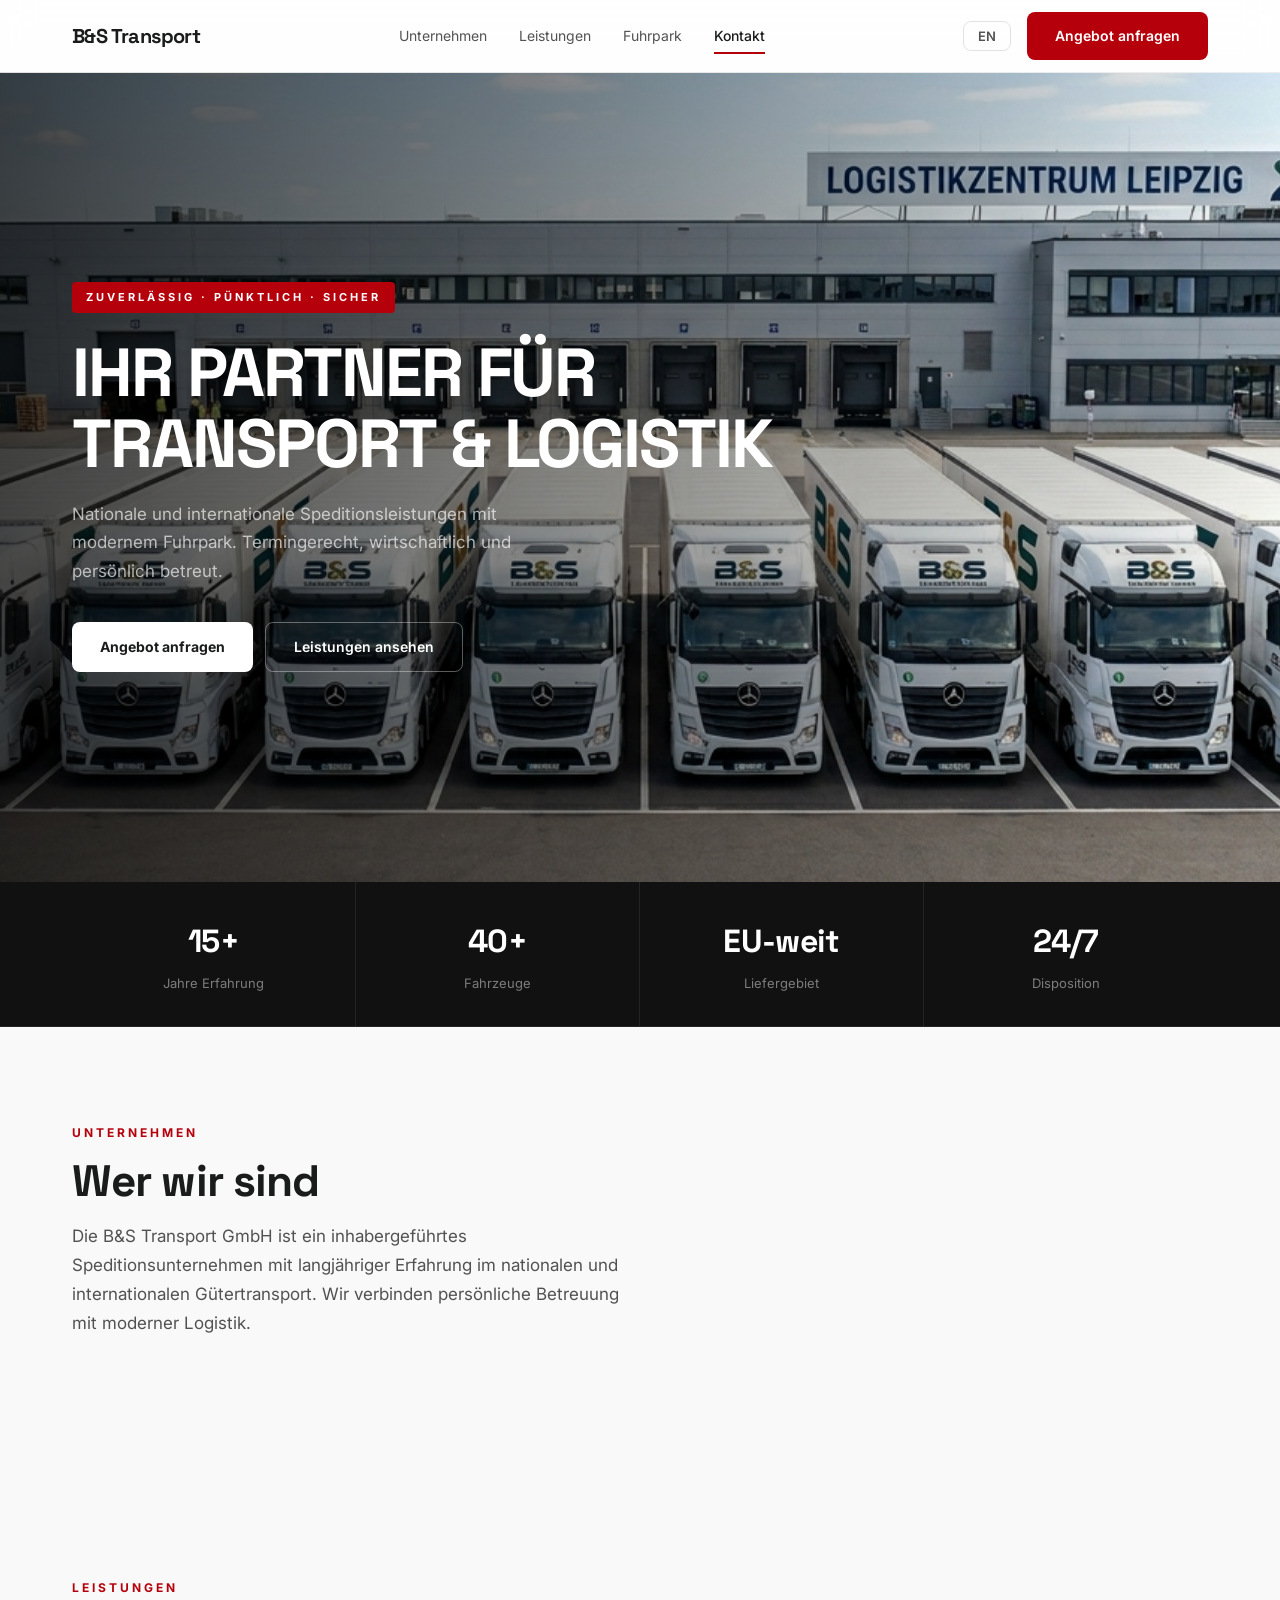
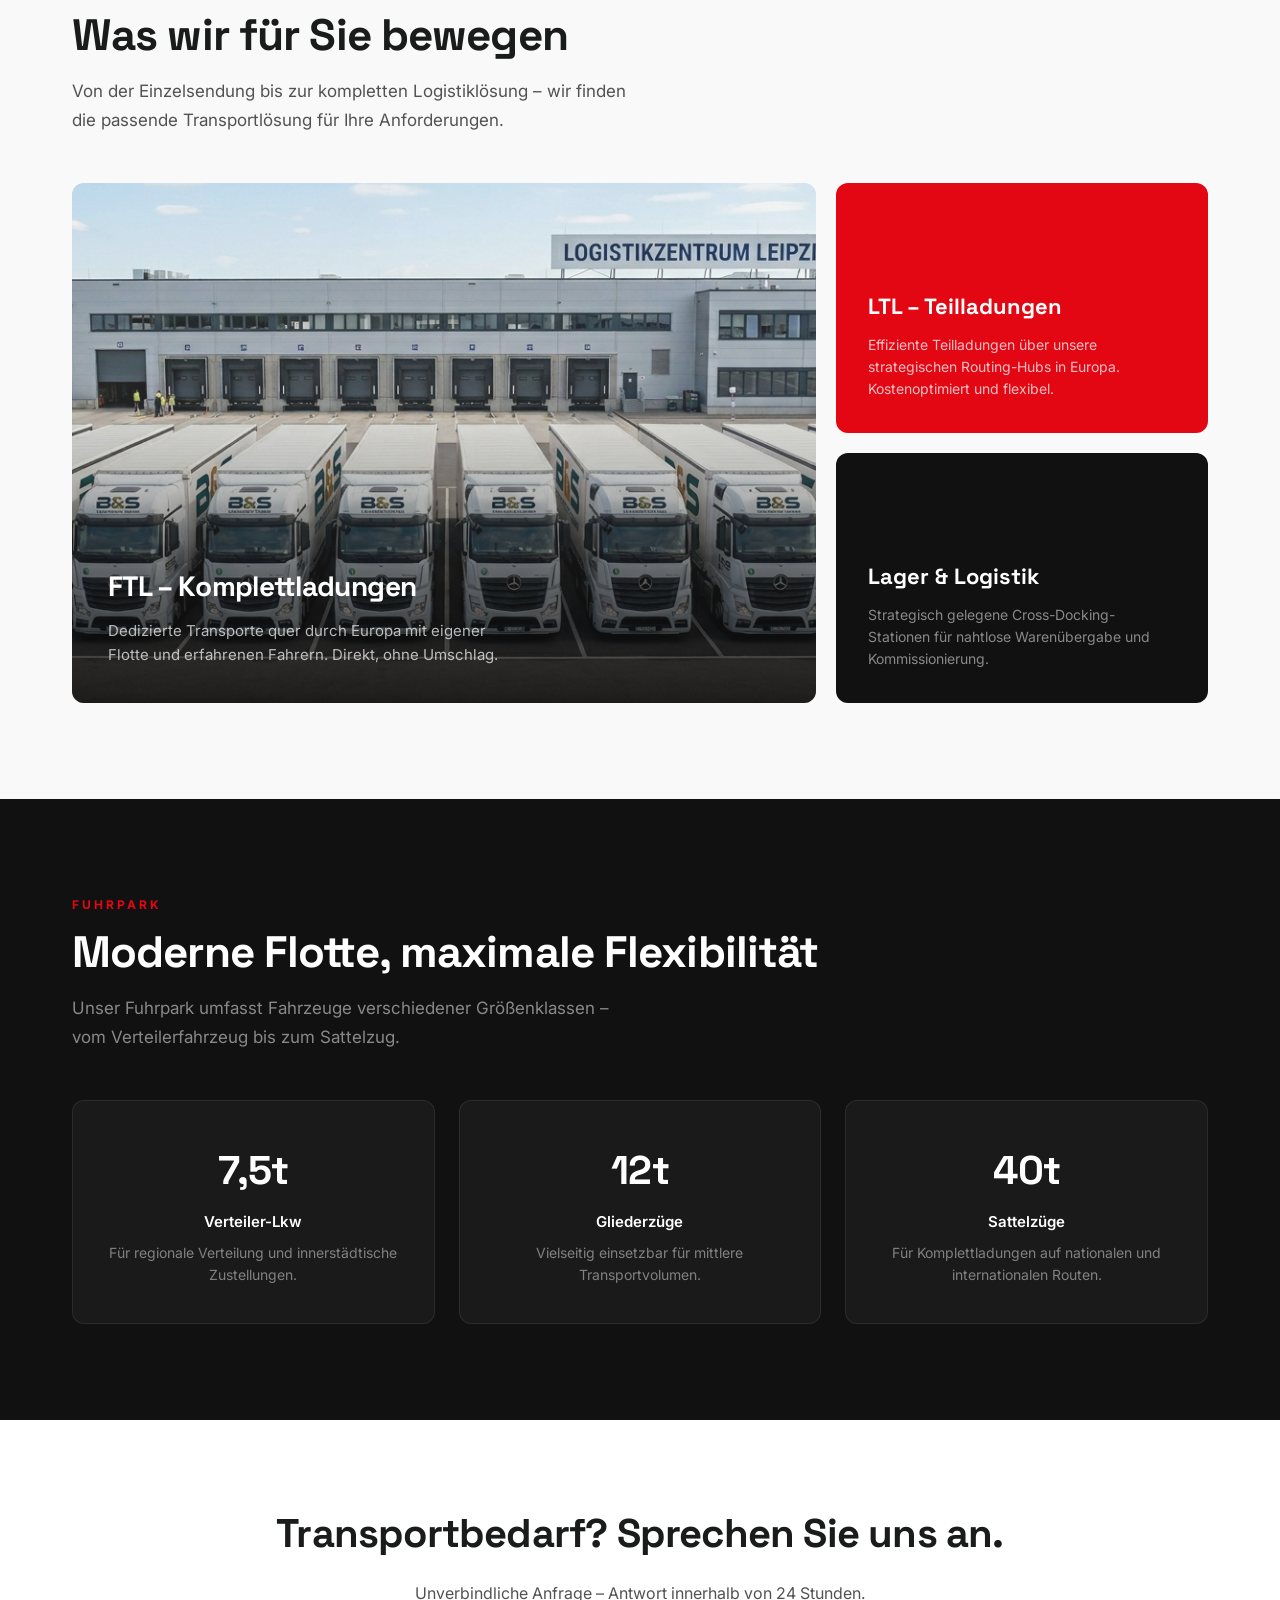
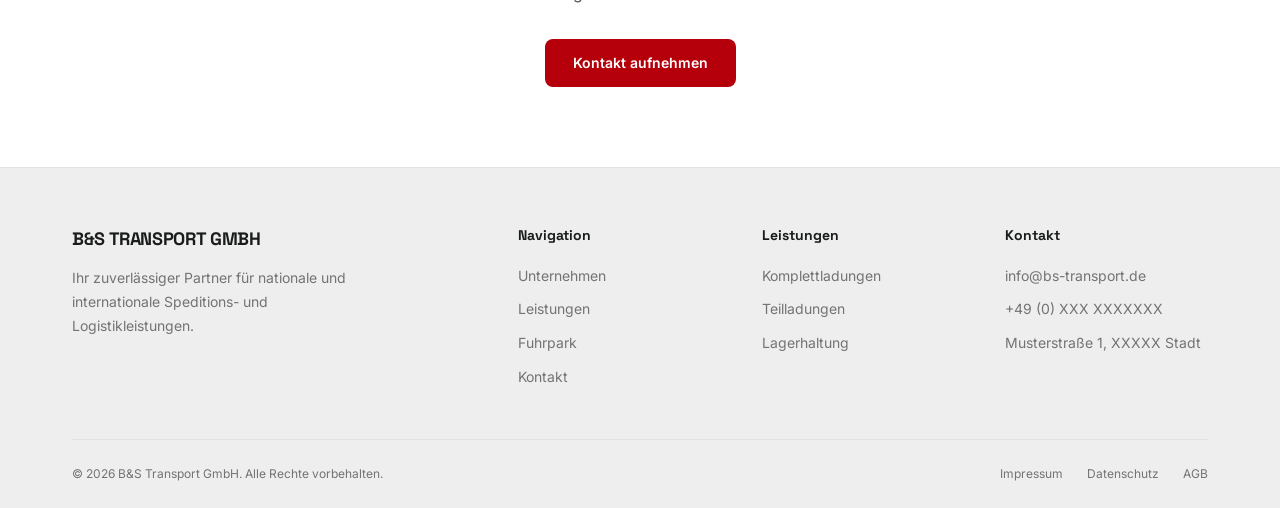
<file: index.html>
<!DOCTYPE html>
<html lang="de">
<head>
  <meta charset="UTF-8">
  <meta name="viewport" content="width=device-width, initial-scale=1.0">
  <meta name="base-path" content="/bunds"><!-- GitHub Pages repo name -->
  <title>B&S Transport GmbH — Spedition & Logistik</title>
  <meta name="description" content="B&S Transport GmbH – Ihr zuverlässiger Partner für nationale und internationale Speditions- und Logistikleistungen. Moderne Flotte, pünktliche Lieferung.">
  <meta name="keywords" content="Spedition, Logistik, Transport, LKW, Komplettladungen, Teilladungen, Deutschland, international">
  <meta name="robots" content="index, follow">
  <link rel="canonical" href="https://www.bs-transport.de/">
  
  <!-- Open Graph -->
  <meta property="og:title" content="B&S Transport GmbH — Spedition & Logistik">
  <meta property="og:description" content="Zuverlässige Speditions- und Logistikleistungen mit modernem Fuhrpark. National und international.">
  <meta property="og:type" content="website">
  <meta property="og:locale" content="de_DE">
  <meta property="og:locale:alternate" content="en_GB">
  
  <!-- Favicon placeholder -->
  <link rel="icon" type="image/svg+xml" href="img/favicon.svg">
  
  <link rel="stylesheet" href="css/style.css">
</head>
<body>

  <!-- ========== HEADER ========== -->
  <header class="header">
    <div class="container header__inner">
      <a href="./" class="header__logo">
        <div class="header__logo-icon">B&S</div>
        <div class="header__logo-text">
          <div class="header__logo-name">B&S Transport</div>
          <div class="header__logo-tagline">Spedition · Logistik</div>
        </div>
      </a>

      <nav class="header__nav">
        <a href="#unternehmen" class="header__nav-link">Unternehmen</a>
        <a href="#leistungen" class="header__nav-link">Leistungen</a>
        <a href="#fuhrpark" class="header__nav-link">Fuhrpark</a>
        <a href="#kontakt" class="header__nav-link">Kontakt</a>
        <div class="mobile-nav-extras">
          <a href="#kontakt" class="btn btn--primary">Angebot anfragen</a>
          <button class="lang-switch" title="Switch to English">EN</button>
        </div>
      </nav>

      <div class="header__actions">
        <button class="lang-switch" title="Switch to English">EN</button>
        <a href="#kontakt" class="btn btn--primary">Angebot anfragen</a>
      </div>

      <button class="menu-toggle" aria-label="Menü öffnen">
        <span></span><span></span><span></span>
      </button>
    </div>
  </header>

  <!-- ========== HERO ========== -->
  <section class="hero">
    <div class="hero__bg">
      <img src="img/hero-fleet.png" alt="B&S Transport Fuhrpark vor dem Logistikzentrum Leipzig" class="hero__bg-image">
    </div>
    <div class="hero__overlay"></div>
    <div class="container">
      <div class="hero__content">
        <div class="hero__label">Zuverlässig · Pünktlich · Sicher</div>
        <h1 class="hero__title">Ihr Partner für Transport&nbsp;&amp;&nbsp;Logistik</h1>
        <p class="hero__text">Nationale und internationale Speditionsleistungen mit modernem Fuhrpark. Termingerecht, wirtschaftlich und persönlich betreut.</p>
        <div class="hero__buttons">
          <a href="#kontakt" class="btn btn--white">Angebot anfragen</a>
          <a href="#leistungen" class="btn btn--ghost">Leistungen ansehen</a>
        </div>
      </div>
    </div>
  </section>

  <!-- ========== TRUST BAR ========== -->
  <section class="trust-bar">
    <div class="container">
      <div class="trust-bar__grid">
        <div class="trust-bar__item">
          <div class="trust-bar__number">15+</div>
          <div class="trust-bar__label">Jahre Erfahrung</div>
        </div>
        <div class="trust-bar__item">
          <div class="trust-bar__number">40+</div>
          <div class="trust-bar__label">Fahrzeuge</div>
        </div>
        <div class="trust-bar__item">
          <div class="trust-bar__number">EU-weit</div>
          <div class="trust-bar__label">Liefergebiet</div>
        </div>
        <div class="trust-bar__item">
          <div class="trust-bar__number">24/7</div>
          <div class="trust-bar__label">Disposition</div>
        </div>
      </div>
    </div>
  </section>

  <!-- ========== UNTERNEHMEN ========== -->
  <section id="unternehmen" class="services" style="background: var(--color-off-white);">
    <div class="container">
      <div class="services__header">
        <div class="section-label">Unternehmen</div>
        <h2 class="section-title">Wer wir sind</h2>
        <p class="section-subtitle">Die B&S Transport GmbH ist ein inhabergeführtes Speditionsunternehmen mit langjähriger Erfahrung im nationalen und internationalen Gütertransport. Wir verbinden persönliche Betreuung mit moderner Logistik.</p>
      </div>
    </div>
  </section>

  <!-- ========== LEISTUNGEN ========== -->
  <section id="leistungen" class="services">
    <div class="container">
      <div class="services__header">
        <div class="section-label">Leistungen</div>
        <h2 class="section-title">Was wir für Sie bewegen</h2>
        <p class="section-subtitle">Von der Einzelsendung bis zur kompletten Logistiklösung – wir finden die passende Transportlösung für Ihre Anforderungen.</p>
      </div>
      <div class="services__grid">
        <div class="service-card service-card--ftl">
          <div class="service-card__bg">
            <img src="img/hero-fleet.png" alt="Komplettladung LKW Transport">
          </div>
          <div class="service-card__overlay"></div>
          <div class="service-card__body">
            <h3 class="service-card__title">FTL – Komplettladungen</h3>
            <p class="service-card__text">Dedizierte Transporte quer durch Europa mit eigener Flotte und erfahrenen Fahrern. Direkt, ohne Umschlag.</p>
          </div>
        </div>
        <div class="service-card service-card--ltl">
          <h3 class="service-card__title">LTL – Teilladungen</h3>
          <p class="service-card__text">Effiziente Teilladungen über unsere strategischen Routing-Hubs in Europa. Kostenoptimiert und flexibel.</p>
        </div>
        <div class="service-card service-card--wh">
          <h3 class="service-card__title">Lager & Logistik</h3>
          <p class="service-card__text">Strategisch gelegene Cross-Docking-Stationen für nahtlose Warenübergabe und Kommissionierung.</p>
        </div>
      </div>
    </div>
  </section>

  <!-- ========== FUHRPARK ========== -->
  <section id="fuhrpark" class="fleet">
    <div class="container">
      <div class="fleet__header">
        <div class="section-label">Fuhrpark</div>
        <h2 class="section-title">Moderne Flotte, maximale Flexibilität</h2>
        <p class="section-subtitle">Unser Fuhrpark umfasst Fahrzeuge verschiedener Größenklassen – vom Verteilerfahrzeug bis zum Sattelzug.</p>
      </div>
      <div class="fleet__grid">
        <div class="fleet-card">
          <div class="fleet-card__weight">7,5t</div>
          <div class="fleet-card__type">Verteiler-Lkw</div>
          <p class="fleet-card__desc">Für regionale Verteilung und innerstädtische Zustellungen.</p>
        </div>
        <div class="fleet-card">
          <div class="fleet-card__weight">12t</div>
          <div class="fleet-card__type">Gliederzüge</div>
          <p class="fleet-card__desc">Vielseitig einsetzbar für mittlere Transportvolumen.</p>
        </div>
        <div class="fleet-card">
          <div class="fleet-card__weight">40t</div>
          <div class="fleet-card__type">Sattelzüge</div>
          <p class="fleet-card__desc">Für Komplettladungen auf nationalen und internationalen Routen.</p>
        </div>
      </div>
    </div>
  </section>

  <!-- ========== CTA ========== -->
  <section id="kontakt" class="cta">
    <div class="container">
      <h2 class="cta__title">Transportbedarf? Sprechen Sie uns an.</h2>
      <p class="cta__text">Unverbindliche Anfrage – Antwort innerhalb von 24 Stunden.</p>
      <a href="mailto:info@bs-transport.de" class="btn btn--accent">Kontakt aufnehmen</a>
    </div>
  </section>

  <!-- ========== FOOTER ========== -->
  <footer class="footer">
    <div class="container">
      <div class="footer__grid">
        <div>
          <div class="footer__brand-name">B&S Transport GmbH</div>
          <p class="footer__brand-desc">Ihr zuverlässiger Partner für nationale und internationale Speditions- und Logistikleistungen.</p>
        </div>
        <div>
          <div class="footer__heading">Navigation</div>
          <a href="#unternehmen" class="footer__link">Unternehmen</a>
          <a href="#leistungen" class="footer__link">Leistungen</a>
          <a href="#fuhrpark" class="footer__link">Fuhrpark</a>
          <a href="#kontakt" class="footer__link">Kontakt</a>
        </div>
        <div>
          <div class="footer__heading">Leistungen</div>
          <a href="#leistungen" class="footer__link">Komplettladungen</a>
          <a href="#leistungen" class="footer__link">Teilladungen</a>
          <a href="#leistungen" class="footer__link">Lagerhaltung</a>
        </div>
        <div>
          <div class="footer__heading">Kontakt</div>
          <span class="footer__link">info@bs-transport.de</span>
          <span class="footer__link">+49 (0) XXX XXXXXXX</span>
          <span class="footer__link">Musterstraße 1, XXXXX Stadt</span>
        </div>
      </div>
      <div class="footer__bottom">
        <span>&copy; 2026 B&S Transport GmbH. Alle Rechte vorbehalten.</span>
        <div class="footer__legal">
          <a href="impressum.html">Impressum</a>
          <a href="datenschutz.html">Datenschutz</a>
          <a href="agb.html">AGB</a>
        </div>
      </div>
    </div>
  </footer>

  <script src="js/main.js"></script>
</body>
</html>
</file>
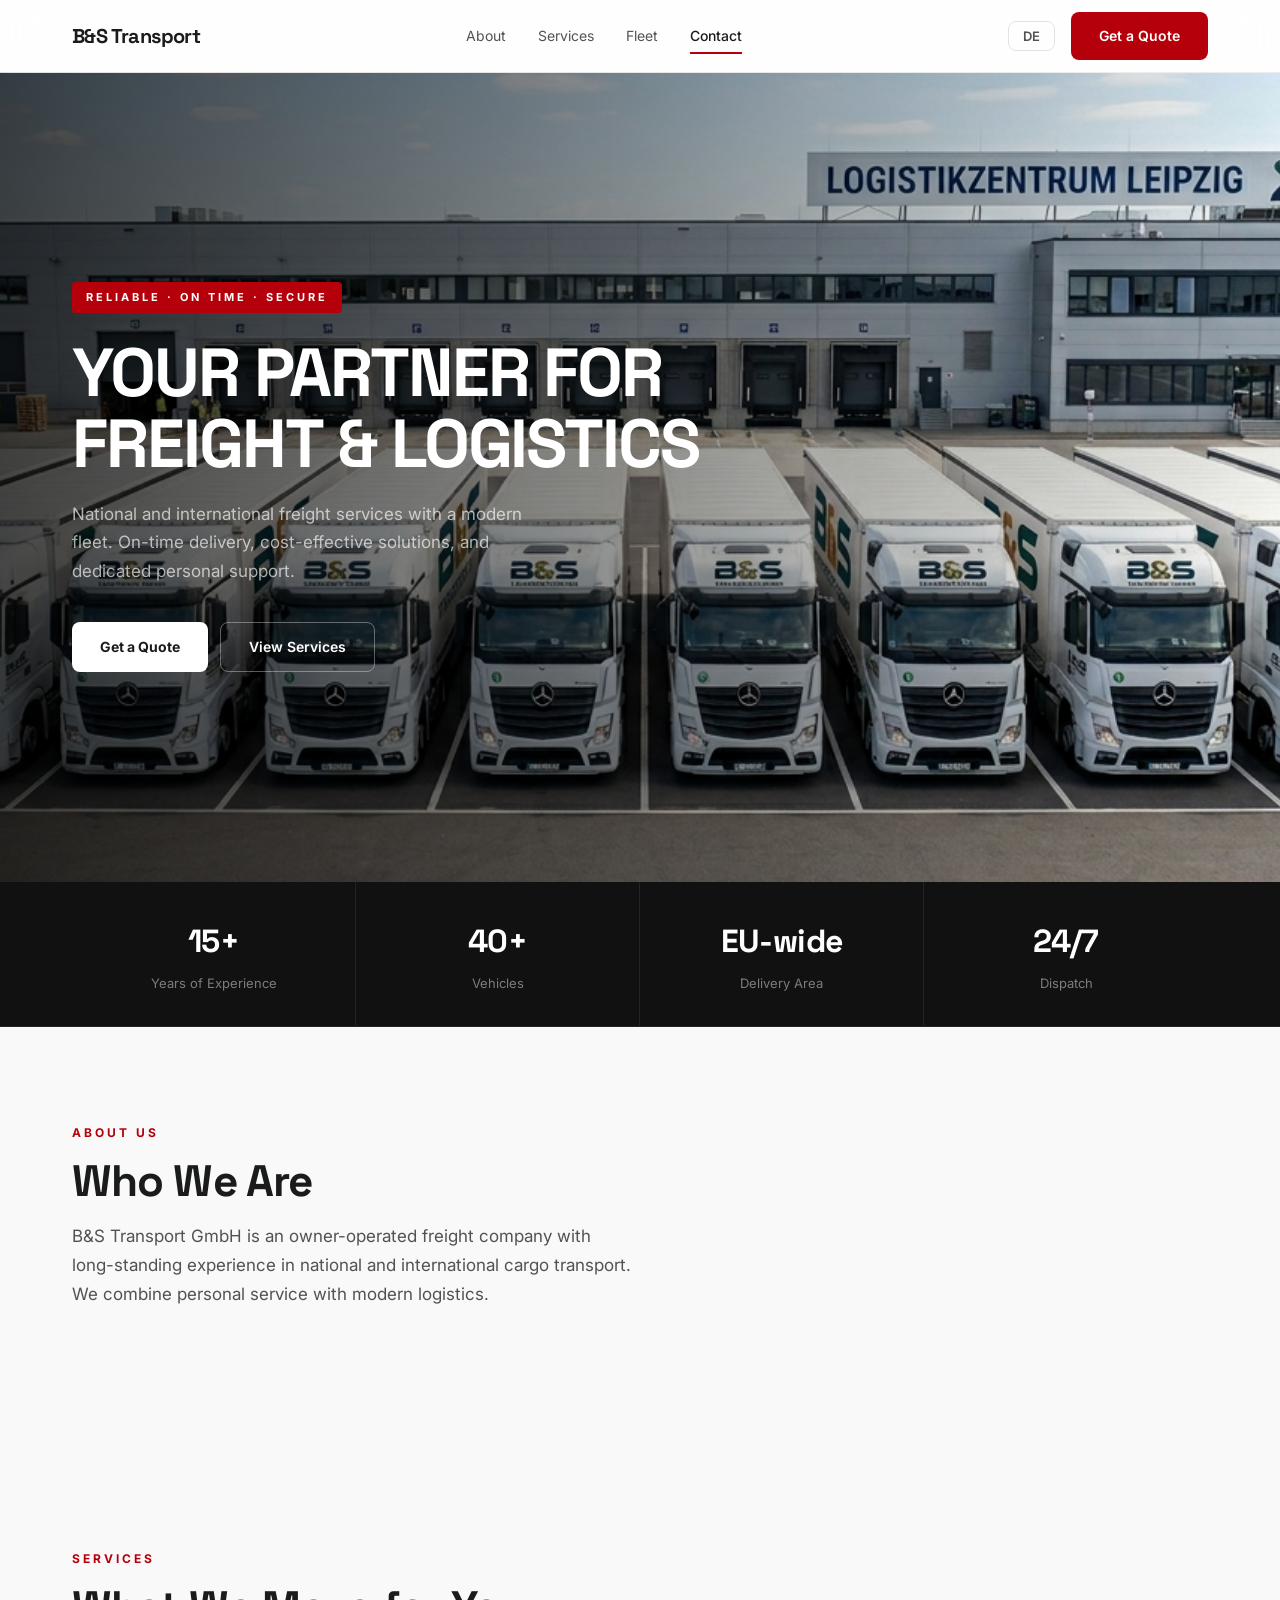
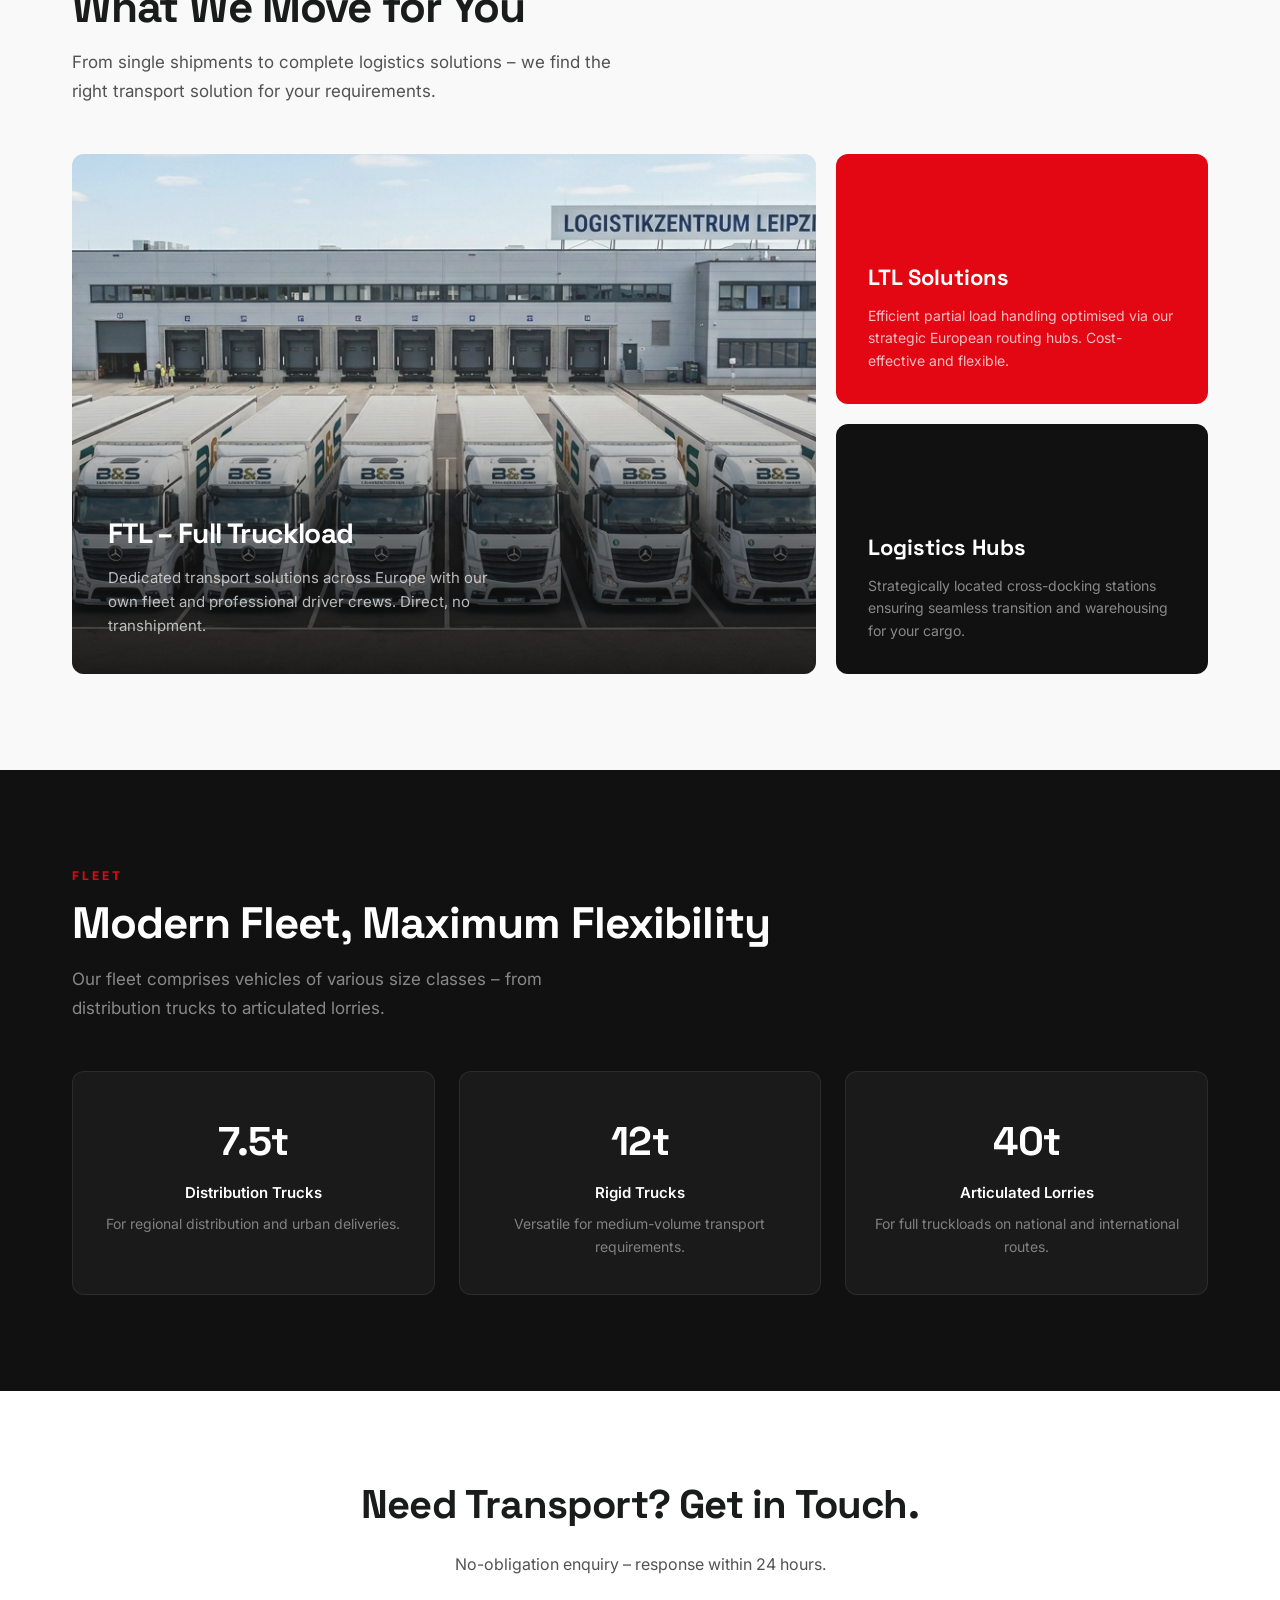
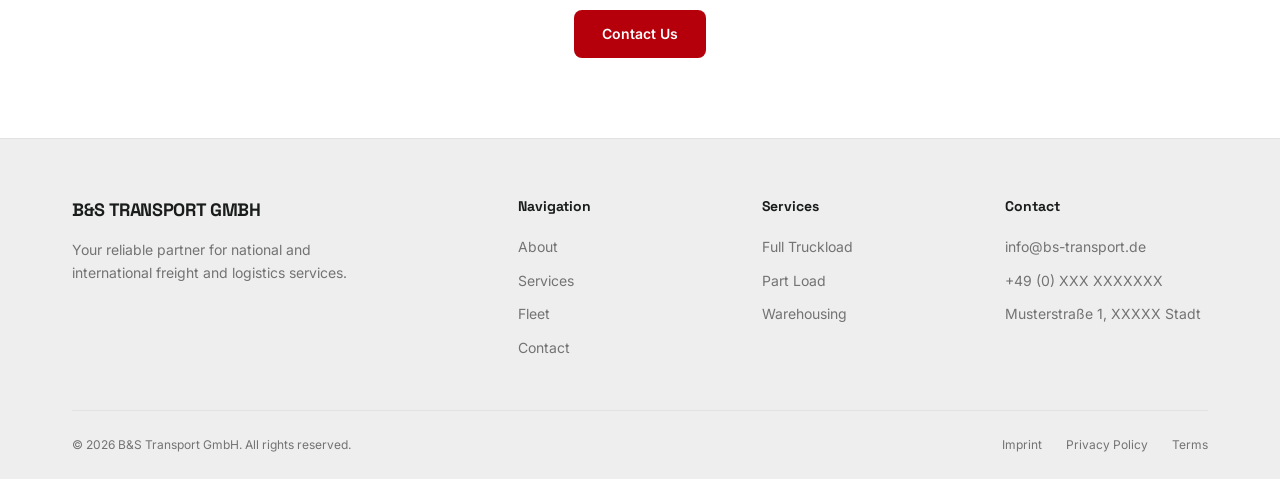
<file: en/index.html>
<!DOCTYPE html>
<html lang="en">
<head>
  <meta charset="UTF-8">
  <meta name="viewport" content="width=device-width, initial-scale=1.0">
  <meta name="base-path" content="/bunds"><!-- GitHub Pages repo name -->
  <title>B&S Transport GmbH — Freight & Logistics</title>
  <meta name="description" content="B&S Transport GmbH – Your reliable partner for national and international freight and logistics services. Modern fleet, on-time delivery.">
  <meta name="keywords" content="freight, logistics, transport, trucking, full truckload, LTL, Germany, international">
  <meta name="robots" content="index, follow">
  <link rel="canonical" href="https://www.bs-transport.de/en/">
  
  <!-- Open Graph -->
  <meta property="og:title" content="B&S Transport GmbH — Freight & Logistics">
  <meta property="og:description" content="Reliable freight and logistics services with a modern fleet. National and international.">
  <meta property="og:type" content="website">
  <meta property="og:locale" content="en_GB">
  <meta property="og:locale:alternate" content="de_DE">
  
  <link rel="icon" type="image/svg+xml" href="../img/favicon.svg">
  <link rel="stylesheet" href="../css/style.css">
</head>
<body>

  <!-- ========== HEADER ========== -->
  <header class="header">
    <div class="container header__inner">
      <a href="./" class="header__logo">
        <div class="header__logo-icon">B&S</div>
        <div class="header__logo-text">
          <div class="header__logo-name">B&S Transport</div>
          <div class="header__logo-tagline">Freight · Logistics</div>
        </div>
      </a>

      <nav class="header__nav">
        <a href="#about" class="header__nav-link">About</a>
        <a href="#services" class="header__nav-link">Services</a>
        <a href="#fleet" class="header__nav-link">Fleet</a>
        <a href="#contact" class="header__nav-link">Contact</a>
        <div class="mobile-nav-extras">
          <a href="#contact" class="btn btn--primary">Get a Quote</a>
          <button class="lang-switch" title="Auf Deutsch wechseln">DE</button>
        </div>
      </nav>

      <div class="header__actions">
        <button class="lang-switch" title="Auf Deutsch wechseln">DE</button>
        <a href="#contact" class="btn btn--primary">Get a Quote</a>
      </div>

      <button class="menu-toggle" aria-label="Open menu">
        <span></span><span></span><span></span>
      </button>
    </div>
  </header>

  <!-- ========== HERO ========== -->
  <section class="hero">
    <div class="hero__bg">
      <img src="../img/hero-fleet.png" alt="B&S Transport fleet at Leipzig logistics centre" class="hero__bg-image">
    </div>
    <div class="hero__overlay"></div>
    <div class="container">
      <div class="hero__content">
        <div class="hero__label">Reliable · On Time · Secure</div>
        <h1 class="hero__title">Your Partner for Freight&nbsp;&amp;&nbsp;Logistics</h1>
        <p class="hero__text">National and international freight services with a modern fleet. On-time delivery, cost-effective solutions, and dedicated personal support.</p>
        <div class="hero__buttons">
          <a href="#contact" class="btn btn--white">Get a Quote</a>
          <a href="#services" class="btn btn--ghost">View Services</a>
        </div>
      </div>
    </div>
  </section>

  <!-- ========== TRUST BAR ========== -->
  <section class="trust-bar">
    <div class="container">
      <div class="trust-bar__grid">
        <div class="trust-bar__item">
          <div class="trust-bar__number">15+</div>
          <div class="trust-bar__label">Years of Experience</div>
        </div>
        <div class="trust-bar__item">
          <div class="trust-bar__number">40+</div>
          <div class="trust-bar__label">Vehicles</div>
        </div>
        <div class="trust-bar__item">
          <div class="trust-bar__number">EU-wide</div>
          <div class="trust-bar__label">Delivery Area</div>
        </div>
        <div class="trust-bar__item">
          <div class="trust-bar__number">24/7</div>
          <div class="trust-bar__label">Dispatch</div>
        </div>
      </div>
    </div>
  </section>

  <!-- ========== ABOUT ========== -->
  <section id="about" class="services" style="background: var(--color-off-white);">
    <div class="container">
      <div class="services__header">
        <div class="section-label">About Us</div>
        <h2 class="section-title">Who We Are</h2>
        <p class="section-subtitle">B&S Transport GmbH is an owner-operated freight company with long-standing experience in national and international cargo transport. We combine personal service with modern logistics.</p>
      </div>
    </div>
  </section>

  <!-- ========== SERVICES ========== -->
  <section id="services" class="services">
    <div class="container">
      <div class="services__header">
        <div class="section-label">Services</div>
        <h2 class="section-title">What We Move for You</h2>
        <p class="section-subtitle">From single shipments to complete logistics solutions – we find the right transport solution for your requirements.</p>
      </div>
      <div class="services__grid">
        <div class="service-card service-card--ftl">
          <div class="service-card__bg">
            <img src="../img/hero-fleet.png" alt="Full truckload transport">
          </div>
          <div class="service-card__overlay"></div>
          <div class="service-card__body">
            <h3 class="service-card__title">FTL – Full Truckload</h3>
            <p class="service-card__text">Dedicated transport solutions across Europe with our own fleet and professional driver crews. Direct, no transhipment.</p>
          </div>
        </div>
        <div class="service-card service-card--ltl">
          <h3 class="service-card__title">LTL Solutions</h3>
          <p class="service-card__text">Efficient partial load handling optimised via our strategic European routing hubs. Cost-effective and flexible.</p>
        </div>
        <div class="service-card service-card--wh">
          <h3 class="service-card__title">Logistics Hubs</h3>
          <p class="service-card__text">Strategically located cross-docking stations ensuring seamless transition and warehousing for your cargo.</p>
        </div>
      </div>
    </div>
  </section>

  <!-- ========== FLEET ========== -->
  <section id="fleet" class="fleet">
    <div class="container">
      <div class="fleet__header">
        <div class="section-label">Fleet</div>
        <h2 class="section-title">Modern Fleet, Maximum Flexibility</h2>
        <p class="section-subtitle">Our fleet comprises vehicles of various size classes – from distribution trucks to articulated lorries.</p>
      </div>
      <div class="fleet__grid">
        <div class="fleet-card">
          <div class="fleet-card__weight">7.5t</div>
          <div class="fleet-card__type">Distribution Trucks</div>
          <p class="fleet-card__desc">For regional distribution and urban deliveries.</p>
        </div>
        <div class="fleet-card">
          <div class="fleet-card__weight">12t</div>
          <div class="fleet-card__type">Rigid Trucks</div>
          <p class="fleet-card__desc">Versatile for medium-volume transport requirements.</p>
        </div>
        <div class="fleet-card">
          <div class="fleet-card__weight">40t</div>
          <div class="fleet-card__type">Articulated Lorries</div>
          <p class="fleet-card__desc">For full truckloads on national and international routes.</p>
        </div>
      </div>
    </div>
  </section>

  <!-- ========== CTA ========== -->
  <section id="contact" class="cta">
    <div class="container">
      <h2 class="cta__title">Need Transport? Get in Touch.</h2>
      <p class="cta__text">No-obligation enquiry – response within 24 hours.</p>
      <a href="mailto:info@bs-transport.de" class="btn btn--accent">Contact Us</a>
    </div>
  </section>

  <!-- ========== FOOTER ========== -->
  <footer class="footer">
    <div class="container">
      <div class="footer__grid">
        <div>
          <div class="footer__brand-name">B&S Transport GmbH</div>
          <p class="footer__brand-desc">Your reliable partner for national and international freight and logistics services.</p>
        </div>
        <div>
          <div class="footer__heading">Navigation</div>
          <a href="#about" class="footer__link">About</a>
          <a href="#services" class="footer__link">Services</a>
          <a href="#fleet" class="footer__link">Fleet</a>
          <a href="#contact" class="footer__link">Contact</a>
        </div>
        <div>
          <div class="footer__heading">Services</div>
          <a href="#services" class="footer__link">Full Truckload</a>
          <a href="#services" class="footer__link">Part Load</a>
          <a href="#services" class="footer__link">Warehousing</a>
        </div>
        <div>
          <div class="footer__heading">Contact</div>
          <span class="footer__link">info@bs-transport.de</span>
          <span class="footer__link">+49 (0) XXX XXXXXXX</span>
          <span class="footer__link">Musterstraße 1, XXXXX Stadt</span>
        </div>
      </div>
      <div class="footer__bottom">
        <span>&copy; 2026 B&S Transport GmbH. All rights reserved.</span>
        <div class="footer__legal">
          <a href="imprint.html">Imprint</a>
          <a href="privacy.html">Privacy Policy</a>
          <a href="terms.html">Terms</a>
        </div>
      </div>
    </div>
  </footer>

  <script src="../js/main.js"></script>
</body>
</html>
</file>
<file: css/style.css>
/* ============================================
   B&S Transport GmbH — v2 Red/Dark Theme
   ============================================ */
@import url('https://fonts.googleapis.com/css2?family=Space+Grotesk:wght@300;400;500;600;700&family=Inter:wght@300;400;500;600;700&display=swap');

:root {
  --color-primary: #b5000b;
  --color-primary-light: #e30613;
  --color-primary-dark: #930007;
  --color-white: #ffffff;
  --color-off-white: #f9f9f9;
  --color-gray-50: #f5f5f5;
  --color-gray-100: #eeeeee;
  --color-gray-200: #e2e2e2;
  --color-gray-300: #d4d4d4;
  --color-gray-400: #a3a3a3;
  --color-gray-500: #737373;
  --color-gray-600: #525252;
  --color-gray-700: #3d3d3d;
  --color-gray-800: #1a1c1c;
  --color-dark: #111111;
  --color-text: #1a1c1c;
  --color-text-muted: #525252;
  --color-text-light: #737373;
  --font-heading: 'Space Grotesk', sans-serif;
  --font-body: 'Inter', sans-serif;
  --max-width: 1200px;
  --section-padding: 96px 0;
  --transition: 0.3s cubic-bezier(0.4, 0, 0.2, 1);
  --shadow-sm: 0 1px 3px rgba(0,0,0,0.06);
  --shadow-md: 0 4px 16px rgba(0,0,0,0.1);
  --shadow-lg: 0 12px 40px rgba(0,0,0,0.15);
  --radius: 8px;
  --radius-lg: 12px;
}

*, *::before, *::after { margin:0; padding:0; box-sizing:border-box; }
html { scroll-behavior:smooth; -webkit-font-smoothing:antialiased; }
body { font-family:var(--font-body); font-size:16px; line-height:1.7; color:var(--color-text); background:var(--color-off-white); }
img { max-width:100%; height:auto; display:block; }
a { text-decoration:none; color:inherit; transition:var(--transition); }
ul,ol { list-style:none; }

.container { width:100%; max-width:var(--max-width); margin:0 auto; padding:0 32px; }
.section-label { font-family:var(--font-body); font-size:12px; font-weight:700; letter-spacing:3px; text-transform:uppercase; color:var(--color-primary); margin-bottom:12px; }
.section-title { font-family:var(--font-heading); font-size:clamp(32px,4.5vw,44px); font-weight:700; color:var(--color-text); line-height:1.15; letter-spacing:-0.02em; margin-bottom:16px; }
.section-subtitle { font-size:17px; color:var(--color-text-muted); max-width:560px; line-height:1.7; }

/* === Header === */
.header { position:fixed; top:0; left:0; right:0; z-index:1000; background:rgba(255,255,255,0.85); backdrop-filter:blur(16px); border-bottom:1px solid rgba(0,0,0,0.06); transition:var(--transition); }
.header.scrolled { box-shadow:var(--shadow-sm); }
.header__inner { display:flex; justify-content:space-between; align-items:center; height:72px; max-width:var(--max-width); margin:0 auto; padding:0 32px; }
.header__logo { display:flex; align-items:center; }
.header__logo-icon { display:none; }
.header__logo-text { line-height:1.2; }
.header__logo-name { font-family:var(--font-heading); font-size:20px; font-weight:700; color:var(--color-text); letter-spacing:-0.03em; }
.header__logo-tagline { display:none; }
.header__nav { display:flex; align-items:center; gap:32px; }
.header__nav-link { font-size:14px; font-weight:400; color:var(--color-text-muted); position:relative; padding:4px 0; }
.header__nav-link::after { content:''; position:absolute; bottom:-2px; left:0; width:0; height:2px; background:var(--color-primary); transition:var(--transition); }
.header__nav-link:hover { color:var(--color-text); }
.header__nav-link:hover::after, .header__nav-link.active::after { width:100%; }
.header__nav-link.active { color:var(--color-text); font-weight:500; }
.header__actions { display:flex; align-items:center; gap:16px; }
.lang-switch { font-family:var(--font-body); font-size:13px; font-weight:600; color:var(--color-text-muted); padding:6px 14px; border:1px solid var(--color-gray-200); border-radius:var(--radius); cursor:pointer; background:transparent; transition:var(--transition); }
.lang-switch:hover { border-color:var(--color-gray-400); color:var(--color-text); }

/* === Buttons === */
.btn { display:inline-flex; align-items:center; justify-content:center; gap:8px; font-family:var(--font-body); font-size:14px; font-weight:600; padding:12px 28px; border-radius:var(--radius); border:none; cursor:pointer; transition:var(--transition); }
.btn--primary { background:var(--color-primary); color:var(--color-white); }
.btn--primary:hover { background:var(--color-primary-dark); transform:translateY(-1px); box-shadow:var(--shadow-md); }
.btn--white { background:var(--color-white); color:var(--color-text); font-weight:700; }
.btn--white:hover { background:var(--color-gray-100); transform:translateY(-1px); }
.btn--ghost { background:transparent; color:var(--color-white); border:1.5px solid rgba(255,255,255,0.35); }
.btn--ghost:hover { background:rgba(255,255,255,0.1); border-color:rgba(255,255,255,0.6); }
.btn--accent { background:var(--color-primary); color:var(--color-white); }
.btn--accent:hover { background:var(--color-primary-dark); transform:translateY(-1px); box-shadow:var(--shadow-md); }

/* === Menu Toggle === */
.menu-toggle { display:none; flex-direction:column; gap:5px; background:none; border:none; cursor:pointer; padding:4px; }
.menu-toggle span { display:block; width:22px; height:2px; background:var(--color-text); border-radius:2px; transition:var(--transition); }

/* === Hero === */
.hero { position:relative; min-height:90vh; display:flex; align-items:center; background:var(--color-dark); overflow:hidden; margin-top:72px; }
.hero__bg { position:absolute; inset:0; }
.hero__bg-image { width:100%; height:100%; object-fit:cover; object-position:center 60%; }
.hero__overlay { position:absolute; inset:0; z-index:1; background:linear-gradient(to right, rgba(0,0,0,0.72) 0%, rgba(0,0,0,0.4) 50%, transparent 100%); }
.hero__content { position:relative; z-index:2; max-width:640px; }
.hero__label { display:inline-block; font-size:11px; font-weight:700; letter-spacing:3px; text-transform:uppercase; color:var(--color-white); background:var(--color-primary); padding:6px 14px; border-radius:4px; margin-bottom:24px; }
.hero__title { font-family:var(--font-heading); font-size:clamp(40px,6vw,68px); font-weight:700; color:var(--color-white); line-height:1.05; letter-spacing:-0.03em; margin-bottom:20px; text-transform:uppercase; }
.hero__text { font-size:17px; color:rgba(255,255,255,0.65); line-height:1.7; margin-bottom:36px; max-width:480px; }
.hero__buttons { display:flex; gap:12px; flex-wrap:wrap; }

/* === Trust Bar === */
.trust-bar { background:var(--color-dark); border-bottom:1px solid rgba(255,255,255,0.08); }
.trust-bar__grid { display:grid; grid-template-columns:repeat(4,1fr); }
.trust-bar__item { text-align:center; padding:32px 16px; border-right:1px solid rgba(255,255,255,0.08); }
.trust-bar__item:last-child { border-right:none; }
.trust-bar__number { font-family:var(--font-heading); font-size:32px; font-weight:700; color:var(--color-white); margin-bottom:4px; letter-spacing:-0.02em; }
.trust-bar__label { font-size:13px; color:rgba(255,255,255,0.45); }

/* === Services === */
.services { padding:var(--section-padding); background:var(--color-off-white); }
.services__header { margin-bottom:48px; }
.services__grid { display:grid; grid-template-columns:2fr 1fr; grid-template-rows:1fr 1fr; gap:20px; min-height:520px; }
.service-card { border-radius:var(--radius-lg); transition:var(--transition); position:relative; overflow:hidden; }
.service-card:hover { transform:translateY(-3px); box-shadow:var(--shadow-lg); }
.service-card__icon { display:none; }

/* FTL - large image card */
.service-card--ftl { grid-row:1/3; min-height:480px; display:flex; flex-direction:column; justify-content:flex-end; background:var(--color-gray-200); }
.service-card--ftl .service-card__bg { position:absolute; inset:0; }
.service-card--ftl .service-card__bg img { width:100%; height:100%; object-fit:cover; transition:transform 0.6s ease; opacity:0.85; }
.service-card--ftl:hover .service-card__bg img { transform:scale(1.05); }
.service-card--ftl .service-card__overlay { position:absolute; inset:0; background:linear-gradient(to top, rgba(0,0,0,0.8) 0%, transparent 60%); }
.service-card--ftl .service-card__body { position:relative; z-index:2; padding:36px; }
.service-card--ftl .service-card__title { font-family:var(--font-heading); font-size:28px; font-weight:700; color:var(--color-white); letter-spacing:-0.02em; margin-bottom:8px; }
.service-card--ftl .service-card__text { font-size:15px; color:rgba(255,255,255,0.7); max-width:400px; line-height:1.6; }

/* LTL - red card */
.service-card--ltl { background:var(--color-primary-light); display:flex; flex-direction:column; justify-content:flex-end; padding:32px; }
.service-card--ltl .service-card__title { font-family:var(--font-heading); font-size:22px; font-weight:700; color:var(--color-white); margin-bottom:8px; }
.service-card--ltl .service-card__text { font-size:14px; color:rgba(255,255,255,0.75); line-height:1.6; }

/* WH - dark card */
.service-card--wh { background:var(--color-dark); display:flex; flex-direction:column; justify-content:flex-end; padding:32px; }
.service-card--wh .service-card__title { font-family:var(--font-heading); font-size:22px; font-weight:700; color:var(--color-white); margin-bottom:8px; }
.service-card--wh .service-card__text { font-size:14px; color:rgba(255,255,255,0.5); line-height:1.6; }

/* === Fleet === */
.fleet { padding:var(--section-padding); background:var(--color-dark); }
.fleet .section-label { color:var(--color-primary-light); }
.fleet .section-title { color:var(--color-white); }
.fleet .section-subtitle { color:rgba(255,255,255,0.5); }
.fleet__header { margin-bottom:48px; }
.fleet__grid { display:grid; grid-template-columns:repeat(3,1fr); gap:24px; }
.fleet-card { background:rgba(255,255,255,0.04); border:1px solid rgba(255,255,255,0.08); border-radius:var(--radius-lg); padding:36px 28px; text-align:center; transition:var(--transition); }
.fleet-card:hover { background:rgba(255,255,255,0.08); border-color:rgba(255,255,255,0.15); transform:translateY(-2px); }
.fleet-card__weight { font-family:var(--font-heading); font-size:40px; font-weight:700; color:var(--color-white); margin-bottom:4px; letter-spacing:-0.02em; }
.fleet-card__type { font-size:15px; font-weight:600; color:var(--color-white); margin-bottom:8px; }
.fleet-card__desc { font-size:14px; color:rgba(255,255,255,0.45); line-height:1.6; }

/* === CTA === */
.cta { padding:80px 0; background:var(--color-white); text-align:center; }
.cta__title { font-family:var(--font-heading); font-size:clamp(28px,4vw,40px); font-weight:700; color:var(--color-text); margin-bottom:12px; letter-spacing:-0.02em; }
.cta__text { font-size:16px; color:var(--color-text-muted); margin-bottom:32px; }

/* === Footer === */
.footer { background:var(--color-gray-100); color:var(--color-text-muted); padding:56px 0 24px; border-top:1px solid var(--color-gray-200); }
.footer__grid { display:grid; grid-template-columns:2fr 1fr 1fr 1fr; gap:40px; margin-bottom:40px; }
.footer__brand-name { font-family:var(--font-heading); font-size:18px; font-weight:700; color:var(--color-text); margin-bottom:12px; letter-spacing:-0.02em; text-transform:uppercase; }
.footer__brand-desc { font-size:14px; line-height:1.7; color:var(--color-text-light); max-width:280px; }
.footer__heading { font-family:var(--font-heading); font-size:14px; font-weight:700; color:var(--color-text); margin-bottom:16px; }
.footer__link { display:block; font-size:14px; color:var(--color-text-light); margin-bottom:10px; }
.footer__link:hover { color:var(--color-primary); }
.footer__bottom { border-top:1px solid var(--color-gray-200); padding-top:24px; display:flex; justify-content:space-between; align-items:center; font-size:12px; color:var(--color-text-light); }
.footer__legal { display:flex; gap:24px; }
.footer__legal a { color:var(--color-text-light); }
.footer__legal a:hover { color:var(--color-primary); }

/* === Mobile === */
.mobile-nav-extras { display:none; }

@media (max-width:960px) {
  .header .header__nav { display:flex!important; position:fixed!important; top:0!important; left:0!important; width:100%!important; height:100vh!important; z-index:999!important; background-color:#ffffff!important; flex-direction:column!important; justify-content:center!important; align-items:center!important; gap:0!important; transform:translateX(100%); transition:transform 0.35s cubic-bezier(0.4,0,0.2,1); }
  .header .header__nav.open { transform:translateX(0)!important; }
  .header__nav-link { font-family:var(--font-heading); font-size:28px; font-weight:600; color:var(--color-text); padding:14px 0; letter-spacing:-0.02em; }
  .header__nav-link::after { display:none; }
  .header__nav .mobile-nav-extras { display:flex; flex-direction:column; align-items:center; gap:16px; margin-top:32px; padding-top:32px; border-top:1px solid var(--color-gray-200); width:220px; }
  .header__nav .mobile-nav-extras .btn { font-size:16px; padding:14px 36px; width:100%; justify-content:center; }
  .header__nav .mobile-nav-extras .lang-switch { font-size:14px; padding:8px 16px; }
  .header__actions { display:none; }
  .menu-toggle { display:flex; z-index:1001; }
  .menu-toggle.active span:nth-child(1) { transform:translateY(7px) rotate(45deg); }
  .menu-toggle.active span:nth-child(2) { opacity:0; }
  .menu-toggle.active span:nth-child(3) { transform:translateY(-7px) rotate(-45deg); }
  .hero { min-height:75vh; }
  .hero__title { font-size:36px; }
  .trust-bar__grid { grid-template-columns:repeat(2,1fr); }
  .trust-bar__item:nth-child(2) { border-right:none; }
  .services__grid { grid-template-columns:1fr; min-height:auto; }
  .service-card--ftl { grid-row:auto; min-height:300px; }
  .fleet__grid { grid-template-columns:1fr 1fr; }
  .footer__grid { grid-template-columns:1fr 1fr; }
}

@media (max-width:600px) {
  :root { --section-padding:64px 0; }
  .container { padding:0 20px; }
  .hero { min-height:65vh; }
  .hero__title { font-size:32px; }
  .fleet__grid { grid-template-columns:1fr; }
  .footer__grid { grid-template-columns:1fr; gap:24px; }
  .footer__bottom { flex-direction:column; gap:12px; text-align:center; }
}
</file>
